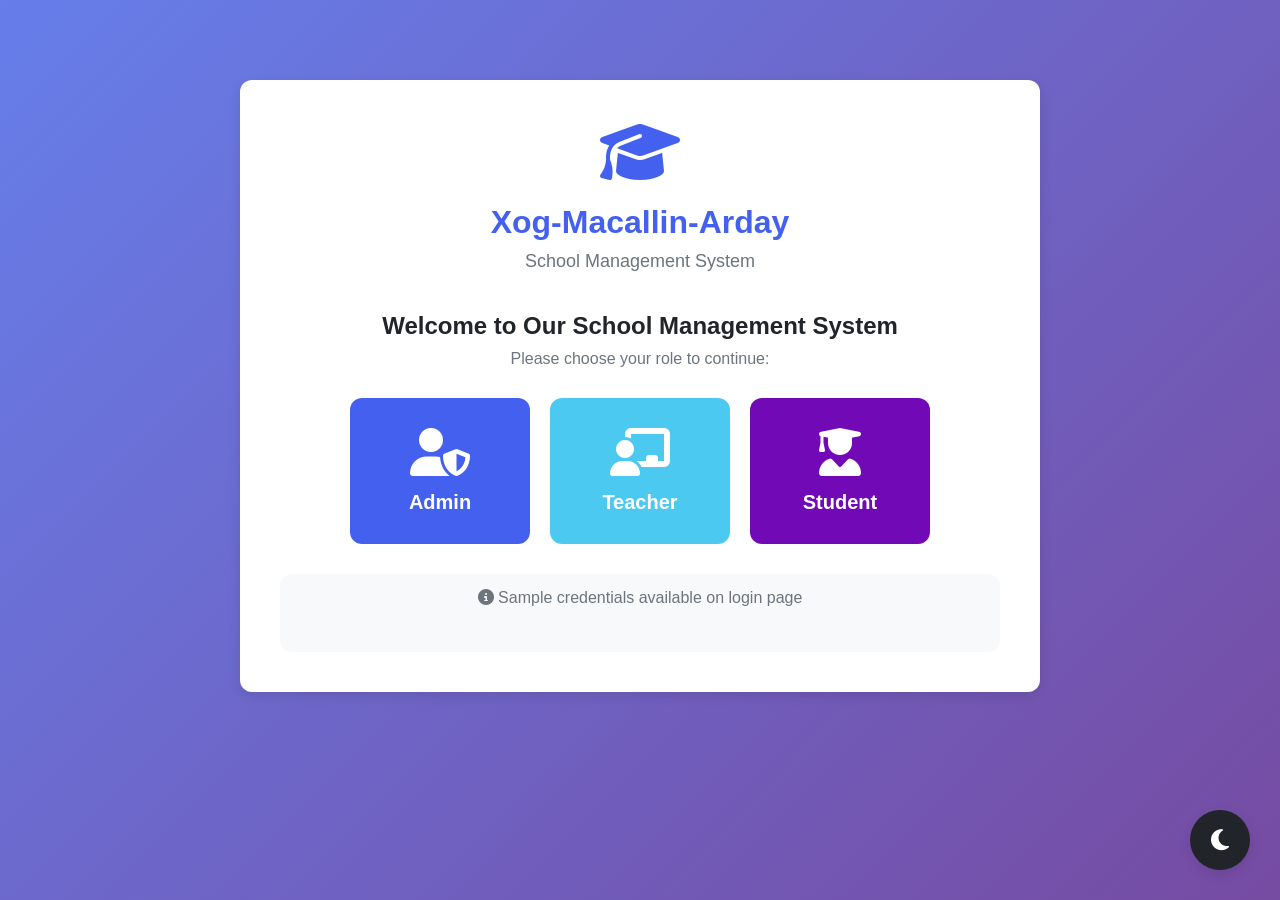
<file: index.html>
<!DOCTYPE html>
<html lang="en">
<head>
    <meta charset="UTF-8">
    <meta name="viewport" content="width=device-width, initial-scale=1.0">
    <title>Xog-Macallin-Arday - School Management System</title>
    <link rel="stylesheet" href="styles.css">
    <link rel="stylesheet" href="https://cdnjs.cloudflare.com/ajax/libs/font-awesome/6.4.0/css/all.min.css">
</head>
<body>
    <div class="container">
        <div class="welcome-card">
            <div class="logo">
                <i class="fas fa-graduation-cap"></i>
                <h1>Xog-Macallin-Arday</h1>
                <p class="subtitle">School Management System</p>
            </div>
            
            <div class="welcome-actions">
                <h2>Welcome to Our School Management System</h2>
                <p>Please choose your role to continue:</p>
                
                <div class="role-buttons">
                    <a href="login.html?role=admin" class="role-btn admin-btn">
                        <i class="fas fa-user-shield"></i>
                        <span>Admin</span>
                    </a>
                    <a href="login.html?role=teacher" class="role-btn teacher-btn">
                        <i class="fas fa-chalkboard-teacher"></i>
                        <span>Teacher</span>
                    </a>
                    <a href="login.html?role=student" class="role-btn student-btn">
                        <i class="fas fa-user-graduate"></i>
                        <span>Student</span>
                    </a>
                </div>
                
                <div class="quick-info">
                    <p><i class="fas fa-info-circle"></i> Sample credentials available on login page</p>
                </div>
            </div>
        </div>
    </div>

    <button id="dark-mode-toggle" class="dark-mode-btn">
        <i class="fas fa-moon"></i>
    </button>
    <script src="script.js"></script>
   </body>
</html>
</file>
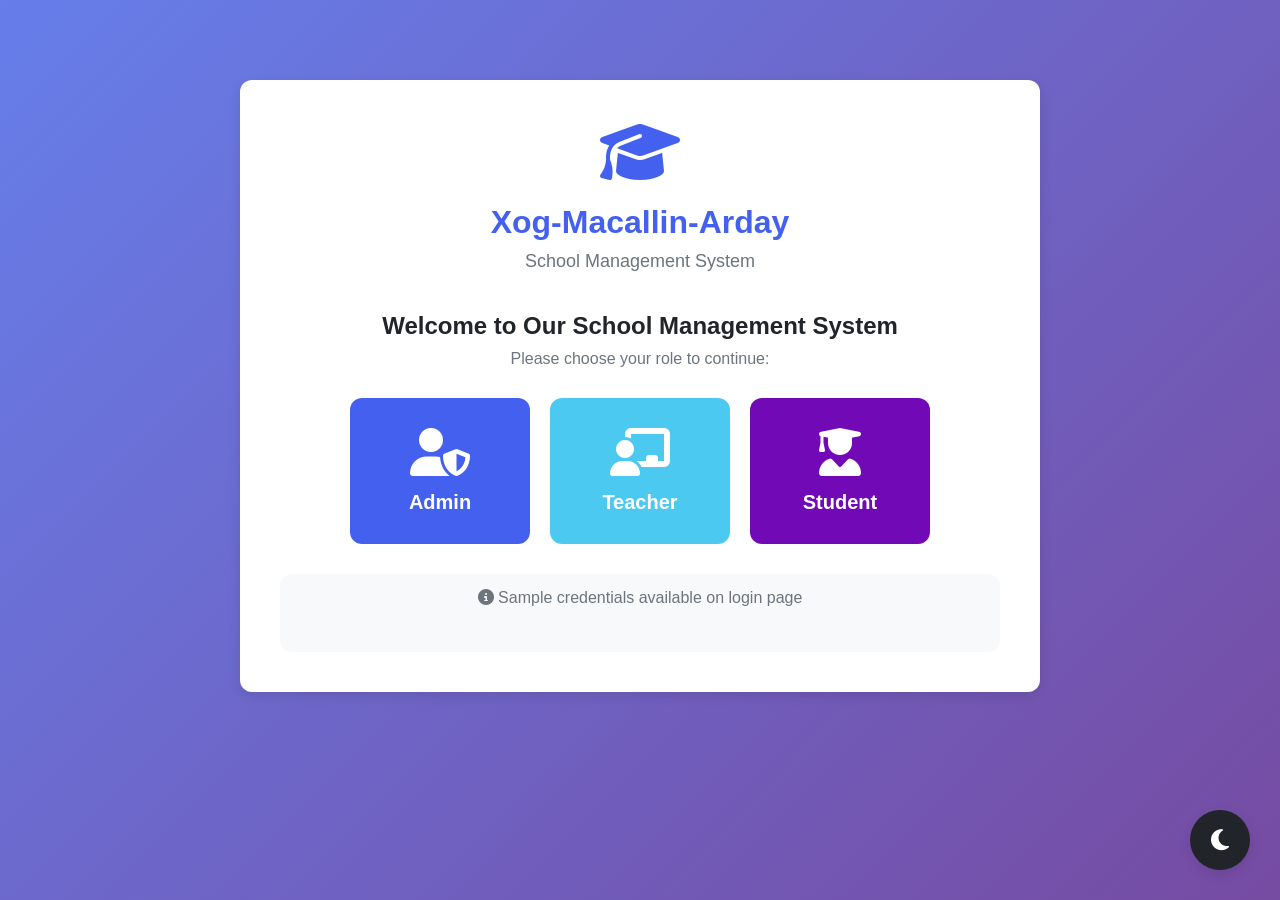
<file: admin.html>
<!DOCTYPE html>
<html lang="en">
<head>
    <meta charset="UTF-8">
    <meta name="viewport" content="width=device-width, initial-scale=1.0">
    <title>Admin Dashboard - Xog-Macallin-Arday</title>
    <link rel="stylesheet" href="styles.css">
    <link rel="stylesheet" href="https://cdnjs.cloudflare.com/ajax/libs/font-awesome/6.4.0/css/all.min.css">
</head>
<body>
    <div class="container">
        <div class="header">
            <div class="user-info">
                <h2><i class="fas fa-user-shield"></i> Admin Dashboard</h2>
                <p id="admin-name">Loading...</p>
            </div>
            <button id="logout-btn" class="btn-logout">Logout</button>
        </div>
        
        <div class="dashboard">
            <div class="card">
                <h3><i class="fas fa-user-plus"></i> Add New Student</h3>
                <div class="input-group">
                    <input type="text" id="student-name" placeholder="Student Name" required>
                </div>
                <div class="input-group">
                    <input type="text" id="student-username" placeholder="Username" required>
                </div>
                <div class="input-group">
                    <input type="password" id="student-password" placeholder="Password" required>
                </div>
                <button id="add-student-btn" class="btn-primary">Add Student</button>
            </div>
            
            <div class="card">
                <h3><i class="fas fa-users"></i> Students List</h3>
                <div class="input-group">
                    <i class="fas fa-search"></i>
                    <input type="text" id="search-student" placeholder="Search student...">
                </div>
                <div id="students-list" class="data-list"></div>
            </div>
        </div>
        
        <div class="footer">
            <p>© 2026 Xog-Macallin-Arday System | <a href="index.html">Home</a></p>
        </div>
    </div>

    <button id="dark-mode-toggle" class="dark-mode-btn">
        <i class="fas fa-moon"></i>
    </button>

    <script src="data.js"></script>
    <script src="admin.js"></script>
</body>
</html>
</file>
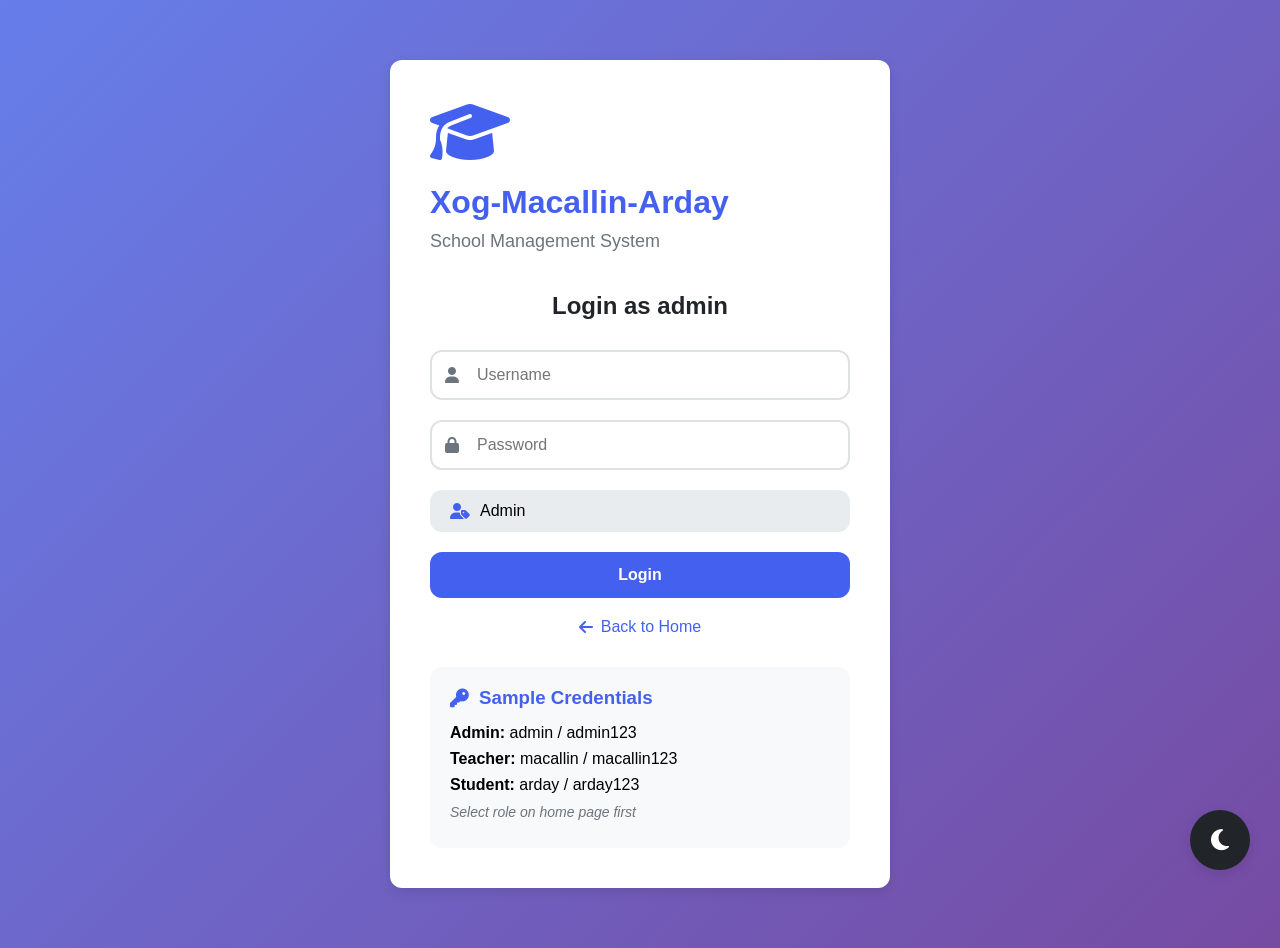
<file: login.html>
<!DOCTYPE html>
<html lang="en">
<head>
    <meta charset="UTF-8">
    <meta name="viewport" content="width=device-width, initial-scale=1.0">
    <title>Login - Xog-Macallin-Arday</title>
    <link rel="stylesheet" href="styles.css">
    <link rel="stylesheet" href="https://cdnjs.cloudflare.com/ajax/libs/font-awesome/6.4.0/css/all.min.css">
</head>
<body>
    <div class="container">
        <div class="login-card">
            <div class="logo">
                <i class="fas fa-graduation-cap"></i>
                <h1>Xog-Macallin-Arday</h1>
                <p class="subtitle">School Management System</p>
            </div>
            
            <div class="login-form">
                <h2 id="login-title">Login to System</h2>
                
                <div class="input-group">
                    <i class="fas fa-user"></i>
                    <input type="text" id="username" placeholder="Username" required>
                </div>
                
                <div class="input-group">
                    <i class="fas fa-lock"></i>
                    <input type="password" id="password" placeholder="Password" required>
                </div>
                
                <div class="role-display">
                    <i class="fas fa-user-tag"></i>
                    <span id="selected-role">Admin</span>
                </div>
                
                <button id="login-btn" class="btn-primary">Login</button>
                
                <div class="login-footer">
                    <a href="index.html" class="back-link">
                        <i class="fas fa-arrow-left"></i> Back to Home
                    </a>
                </div>
                
                <div class="credentials">
                    <h3><i class="fas fa-key"></i> Sample Credentials</h3>
                    <p><strong>Admin:</strong> admin / admin123</p>
                    <p><strong>Teacher:</strong> macallin / macallin123</p>
                    <p><strong>Student:</strong> arday / arday123</p>
                    <p class="note">Select role on home page first</p>
                </div>
            </div>
        </div>
    </div>

    <button id="dark-mode-toggle" class="dark-mode-btn">
        <i class="fas fa-moon"></i>
    </button>

    <script src="data.js"></script>
    <script src="script.js"></script>
</body>
</html>
</file>
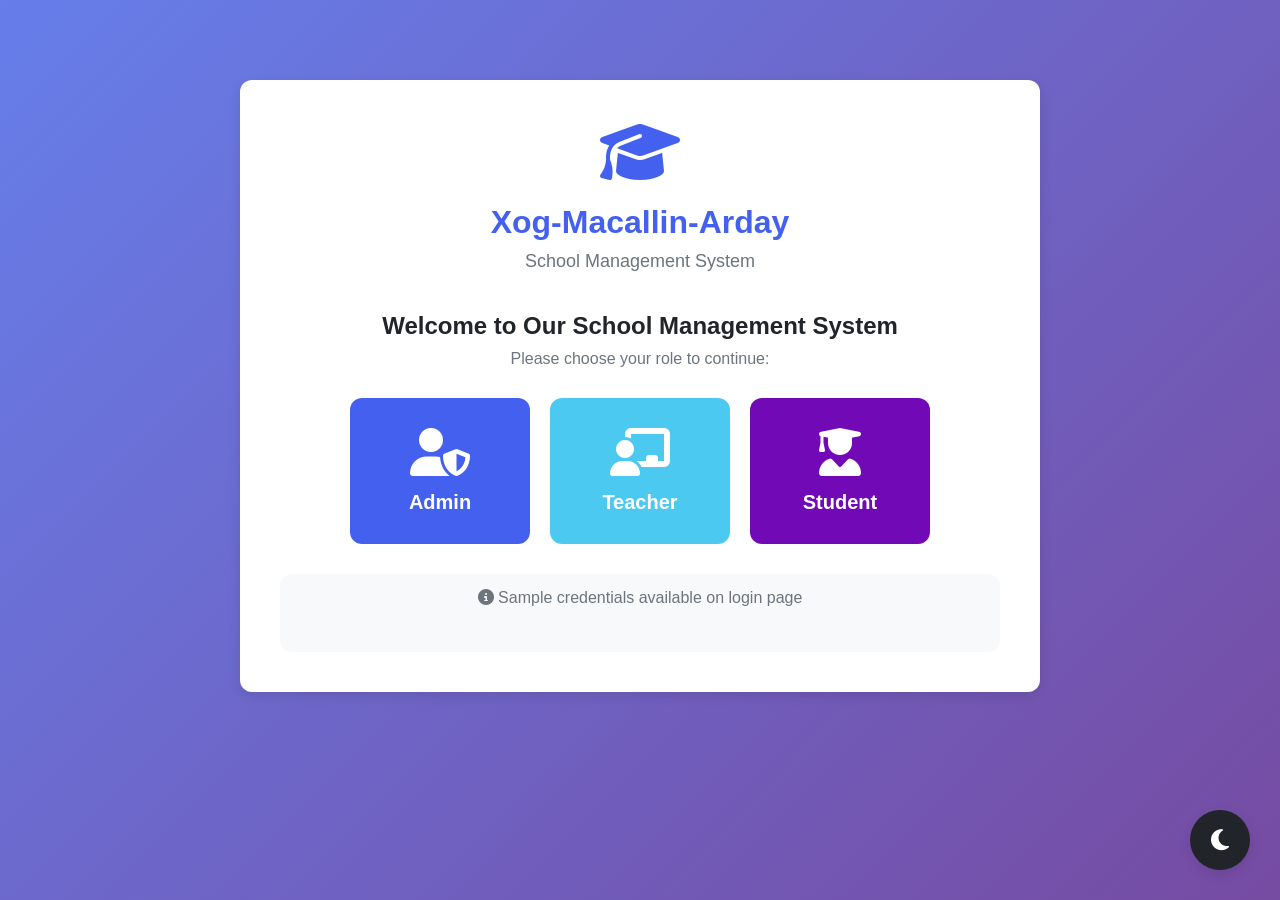
<file: student.html>
<!DOCTYPE html>
<html lang="en">
<head>
    <meta charset="UTF-8">
    <meta name="viewport" content="width=device-width, initial-scale=1.0">
    <title>Student Dashboard - WaaXog-Macallin-Arday</title>
    <link rel="stylesheet" href="styles.css">
    <link rel="stylesheet" href="https://cdnjs.cloudflare.com/ajax/libs/font-awesome/6.4.0/css/all.min.css">
</head>
<body>
    <div class="container">
        <div class="header">
            <div class="user-info">
                <h2><i class="fas fa-user-graduate"></i> Student Dashboard</h2>
                <p id="student-name">Loading...</p>
            </div>
            <button id="logout-btn" class="btn-logout">Logout</button>
        </div>
        
        <div class="dashboard">
            <div class="card full-card">
                <h3><i class="fas fa-chart-line"></i> My Grades</h3>
                <div class="input-group">
                    <i class="fas fa-search"></i>
                    <input type="text" id="search-grades" placeholder="Search grades...">
                </div>
                <div id="my-grades-list" class="data-list"></div>
                
                <div class="stats-container">
                    <div class="stat-card">
                        <h4>Total Grades</h4>
                        <p id="total-grades" class="stat-value">0</p>
                    </div>
                    <div class="stat-card">
                        <h4>Average Grade</h4>
                        <p id="average-grade" class="stat-value">0</p>
                    </div>
                    <div class="stat-card">
                        <h4>Highest Grade</h4>
                        <p id="max-grade" class="stat-value">0</p>
                    </div>
                    <div class="stat-card">
                        <h4>Lowest Grade</h4>
                        <p id="min-grade" class="stat-value">0</p>
                    </div>
                </div>
            </div>
        </div>
        
        <div class="footer">
            <p>© 2026 Xog-Macallin-Arday System | <a href="index.html">Home</a></p>
        </div>
    </div>

    <button id="dark-mode-toggle" class="dark-mode-btn">
        <i class="fas fa-moon"></i>
    </button>

    <script src="data.js"></script>
    <script src="student.js"></script>
</body>
</html>
</file>
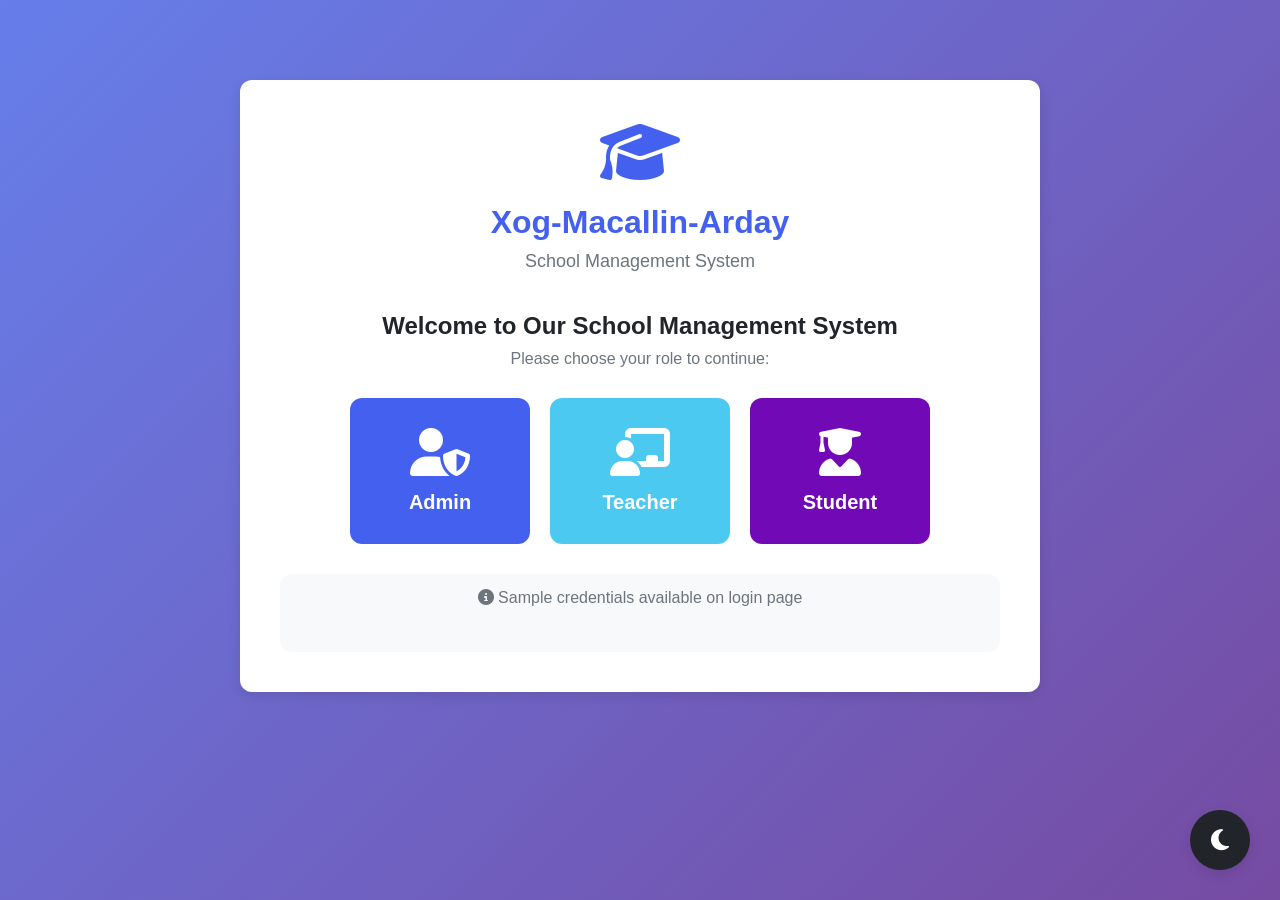
<file: teacher.html>
<!DOCTYPE html>
<html lang="en">
<head>
    <meta charset="UTF-8">
    <meta name="viewport" content="width=device-width, initial-scale=1.0">
    <title>Teacher Dashboard - Xog-Macallin-Arday</title>
    <link rel="stylesheet" href="styles.css">
    <link rel="stylesheet" href="https://cdnjs.cloudflare.com/ajax/libs/font-awesome/6.4.0/css/all.min.css">
</head>
<body>
    <div class="container">
        <div class="header">
            <div class="user-info">
                <h2><i class="fas fa-chalkboard-teacher"></i> Teacher Dashboard</h2>
                <p id="teacher-name">Loading...</p>
            </div>
            <button id="logout-btn" class="btn-logout">Logout</button>
        </div>
        
        <div class="dashboard">
            <div class="card">
                <h3><i class="fas fa-edit"></i> Assign Grade</h3>
                <div class="input-group">
                    <select id="select-student">
                        <option value="">Select Student...</option>
                    </select>
                </div>
                <div class="input-group">
                    <input type="text" id="grade-name" placeholder="Subject Name" required>
                </div>
                <div class="input-group">
                    <input type="number" id="grade-value" min="0" max="100" placeholder="Grade (0-100)" required>
                </div>
                <button id="add-grade-btn" class="btn-primary">Save Grade</button>
            </div>
            
            <div class="card">
                <h3><i class="fas fa-list-alt"></i> Assigned Grades</h3>
                <div class="input-group">
                    <select id="filter-grades">
                        <option value="">All Students</option>
                    </select>
                </div>
                <div id="grades-list" class="data-list"></div>
            </div>
        </div>
        
        <div class="footer">
            <p>© 2026 Xog-Macallin-Arday System | <a href="index.html">Home</a></p>
        </div>
    </div>

    <button id="dark-mode-toggle" class="dark-mode-btn">
        <i class="fas fa-moon"></i>
    </button>

    <script src="data.js"></script>
    <script src="teacher.js"></script>
    
</body>
</html>
</file>
<file: styles.css>
/* Qaabka guud ee system-ka - Dhammaan bogagga */
:root {
    --primary: #4361ee;
    --secondary: #3a0ca3;
    --success: #4cc9f0;
    --danger: #f72585;
    --warning: #f59e0b;
    --light: #f8f9fa;
    --dark: #212529;
    --shadow: 0 4px 12px rgba(0,0,0,0.1);
    --radius: 12px;
    --spacing: 20px;
}

* { margin: 0; padding: 0; box-sizing: border-box; font-family: 'Segoe UI', sans-serif; }
body { background: linear-gradient(135deg, #667eea 0%, #764ba2 100%); min-height: 100vh; padding: var(--spacing); transition: all 0.3s; }
body.dark-mode { background: linear-gradient(135deg, #141e30 0%, #243b55 100%); color: #f8f9fa; }

.container { max-width: 1200px; margin: 0 auto; }

/* Bogga aasaasiga ah */
.welcome-card { background: white; padding: 40px; border-radius: var(--radius); box-shadow: var(--shadow); text-align: center; max-width: 800px; margin: 60px auto; }
.dark-mode .welcome-card { background: #2d3748; }

.logo i { font-size: 64px; color: var(--primary); margin-bottom: 20px; }
.logo h1 { color: var(--primary); font-size: 32px; margin-bottom: 10px; }
.subtitle { color: #6c757d; font-size: 18px; margin-bottom: 40px; }

.welcome-actions h2 { margin-bottom: 10px; color: var(--dark); }
.welcome-actions p { color: #6c757d; margin-bottom: 30px; }
.dark-mode .welcome-actions h2 { color: #f8f9fa; }

.role-buttons { display: flex; justify-content: center; gap: 20px; margin-bottom: 30px; }
.role-btn { display: flex; flex-direction: column; align-items: center; padding: 30px; border-radius: var(--radius); text-decoration: none; transition: all 0.3s; width: 180px; }
.role-btn i { font-size: 48px; margin-bottom: 15px; }
.role-btn span { font-size: 20px; font-weight: 600; }

.admin-btn { background: #4361ee; color: white; }
.admin-btn:hover { background: #3a56d4; transform: translateY(-5px); }
.teacher-btn { background: #4cc9f0; color: white; }
.teacher-btn:hover { background: #3ab5d9; transform: translateY(-5px); }
.student-btn { background: #7209b7; color: white; }
.student-btn:hover { background: #5a08a0; transform: translateY(-5px); }

.quick-info { background: #f8f9fa; padding: 15px; border-radius: var(--radius); margin-top: 30px; }
.dark-mode .quick-info { background: #4a5568; }

/* Bogga galitaanka */
.login-card { background: white; padding: 40px; border-radius: var(--radius); box-shadow: var(--shadow); max-width: 500px; margin: 40px auto; }
.dark-mode .login-card { background: #2d3748; }

.login-form h2 { color: var(--dark); margin-bottom: 30px; text-align: center; }
.dark-mode .login-form h2 { color: #f8f9fa; }

.input-group { position: relative; margin-bottom: 20px; }
.input-group i { position: absolute; left: 15px; top: 50%; transform: translateY(-50%); color: #6c757d; }
.input-group input, .input-group select { width: 100%; padding: 14px 15px 14px 45px; border: 2px solid #dee2e6; border-radius: var(--radius); font-size: 16px; transition: border 0.3s; }
.input-group input:focus, .input-group select:focus { border-color: var(--primary); outline: none; }
.dark-mode .input-group input, .dark-mode .input-group select { background: #4a5568; border-color: #4a5568; color: #f8f9fa; }

.role-display { background: #e9ecef; padding: 12px 20px; border-radius: var(--radius); display: flex; align-items: center; gap: 10px; margin-bottom: 20px; }
.dark-mode .role-display { background: #4a5568; }
.role-display i { color: var(--primary); }

.btn-primary { width: 100%; padding: 14px; background: var(--primary); color: white; border: none; border-radius: var(--radius); font-size: 16px; font-weight: 600; cursor: pointer; transition: all 0.3s; }
.btn-primary:hover { background: var(--secondary); transform: translateY(-2px); }

.login-footer { margin: 20px 0; text-align: center; }
.back-link { color: var(--primary); text-decoration: none; display: inline-flex; align-items: center; gap: 8px; }
.back-link:hover { text-decoration: underline; }

.credentials { background: #f8f9fa; padding: 20px; border-radius: var(--radius); margin-top: 30px; }
.dark-mode .credentials { background: #4a5568; }
.credentials h3 { color: var(--primary); margin-bottom: 15px; display: flex; align-items: center; gap: 10px; }
.credentials p { margin-bottom: 8px; }
.note { font-size: 14px; color: #6c757d; font-style: italic; margin-top: 10px; }

/* Dashboard-ka guud */
.header { background: white; padding: 20px 30px; border-radius: var(--radius); box-shadow: var(--shadow); display: flex; justify-content: space-between; align-items: center; margin-bottom: 30px; }
.dark-mode .header { background: #2d3748; }

.user-info h2 { color: var(--primary); font-size: 24px; display: flex; align-items: center; gap: 12px; }
.user-info p { color: #6c757d; font-size: 16px; margin-top: 5px; }
.dark-mode .user-info p { color: #cbd5e0; }

.btn-logout { background: var(--danger); color: white; border: none; padding: 10px 20px; border-radius: var(--radius); cursor: pointer; font-size: 14px; transition: all 0.3s; }
.btn-logout:hover { background: #dc2626; transform: translateY(-2px); }

.dashboard { display: grid; grid-template-columns: repeat(auto-fit, minmax(350px, 1fr)); gap: 30px; margin-bottom: 40px; }
.full-card { grid-column: 1 / -1; }

.card { background: white; padding: 30px; border-radius: var(--radius); box-shadow: var(--shadow); transition: transform 0.3s; }
.dark-mode .card { background: #2d3748; }
.card:hover { transform: translateY(-4px); }
.card h3 { color: var(--primary); font-size: 20px; margin-bottom: 20px; display: flex; align-items: center; gap: 10px; }

.data-list { margin-top: 20px; max-height: 300px; overflow-y: auto; }
.data-item { background: #f8f9fa; padding: 15px; border-radius: var(--radius); margin-bottom: 10px; display: flex; justify-content: space-between; align-items: center; border-left: 4px solid var(--primary); }
.dark-mode .data-item { background: #4a5568; }
.data-item .actions { display: flex; gap: 10px; }
.delete-btn { background: var(--danger); color: white; border: none; padding: 5px 10px; border-radius: 6px; cursor: pointer; font-size: 12px; }

.stats-container { display: grid; grid-template-columns: repeat(auto-fit, minmax(150px, 1fr)); gap: 20px; margin-top: 30px; padding-top: 30px; border-top: 2px solid #dee2e6; }
.dark-mode .stats-container { border-top-color: #4a5568; }
.stat-card { background: #f8f9fa; padding: 20px; border-radius: var(--radius); text-align: center; }
.dark-mode .stat-card { background: #4a5568; }
.stat-card h4 { color: #6c757d; font-size: 14px; margin-bottom: 10px; }
.stat-value { color: var(--primary); font-size: 28px; font-weight: 700; }

.footer { text-align: center; padding: 20px; color: #6c757d; margin-top: 40px; }
.footer a { color: var(--primary); text-decoration: none; }
.footer a:hover { text-decoration: underline; }

/* Badhanka habka madow */
.dark-mode-btn { position: fixed; bottom: 30px; right: 30px; width: 60px; height: 60px; border-radius: 50%; background: var(--dark); color: white; border: none; cursor: pointer; font-size: 24px; box-shadow: var(--shadow); display: flex; align-items: center; justify-content: center; transition: all 0.3s; z-index: 1000; }
.dark-mode-btn:hover { transform: scale(1.1); }

@media (max-width: 768px) {
    .role-buttons { flex-direction: column; align-items: center; }
    .role-btn { width: 100%; max-width: 300px; }
    .dashboard { grid-template-columns: 1fr; }
    .header { flex-direction: column; gap: 20px; text-align: center; }
    .login-card, .welcome-card { margin: 20px; padding: 30px; }
}
</file>
